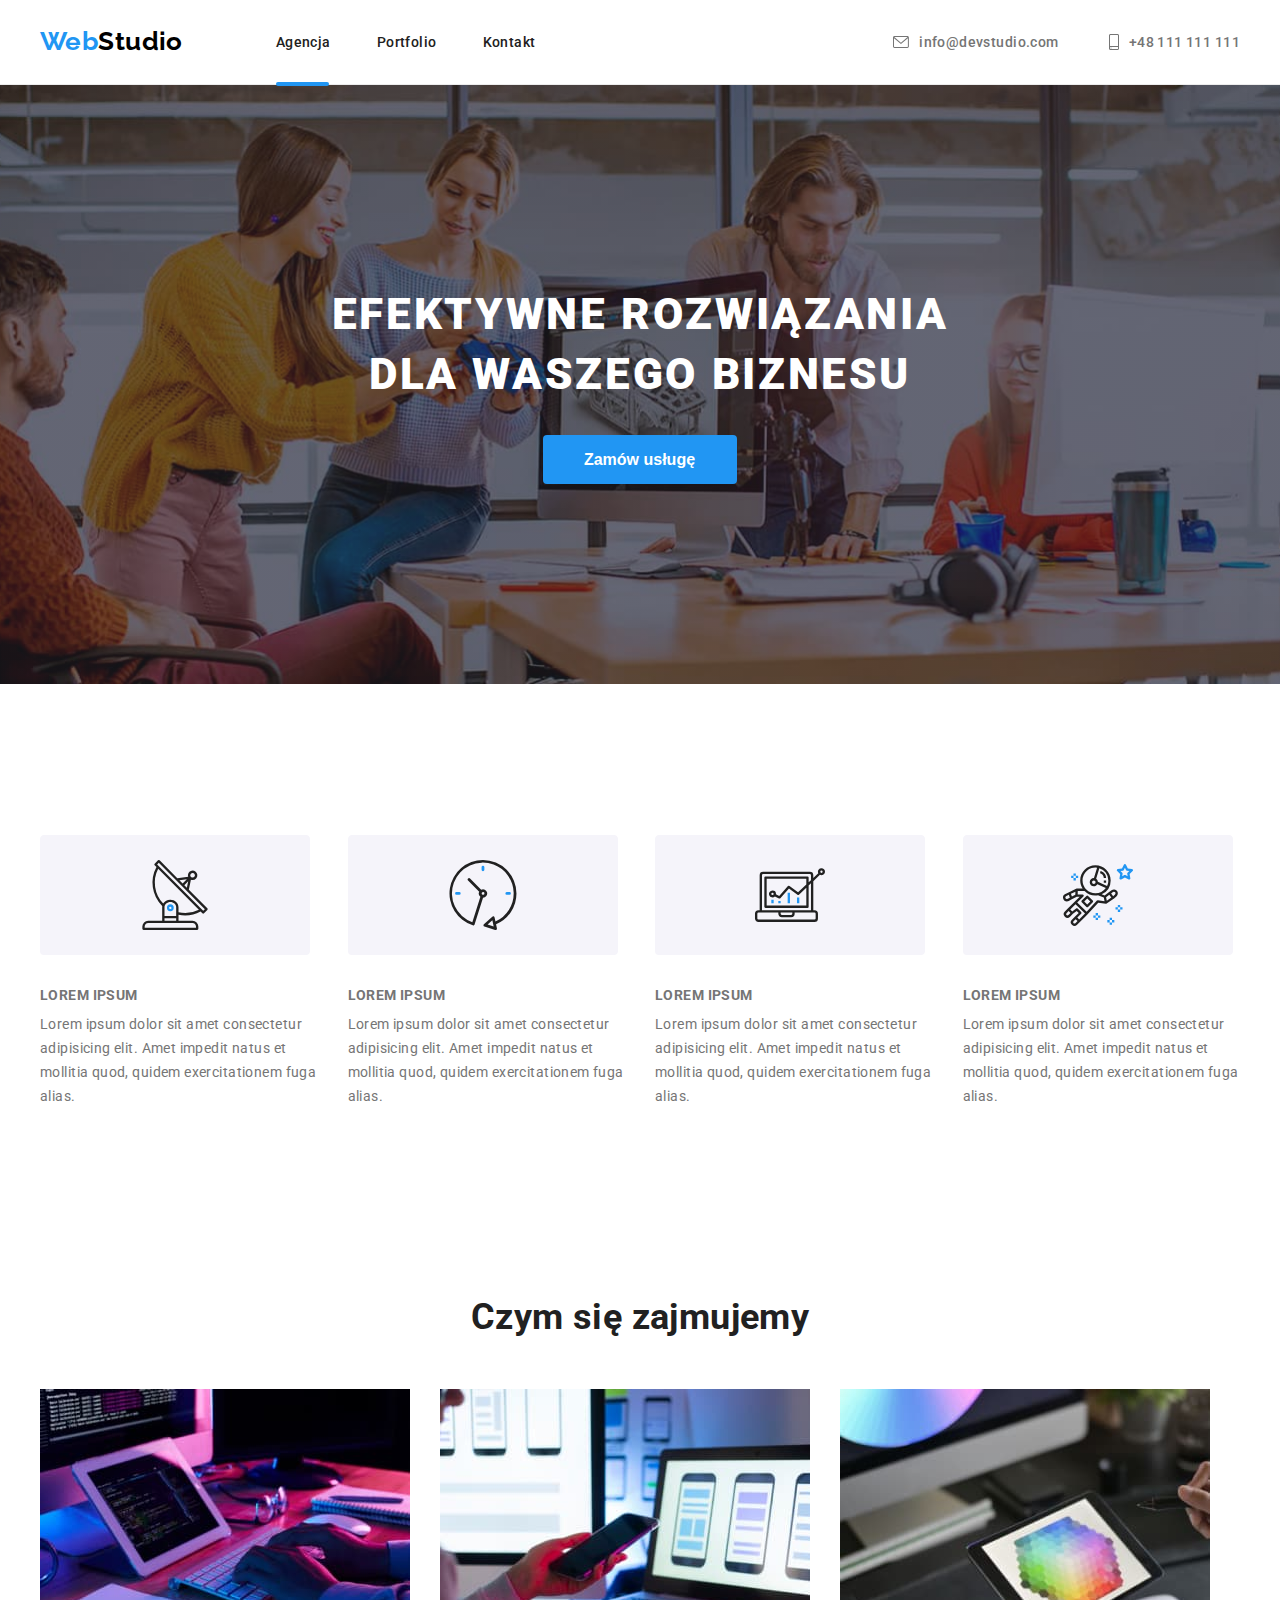
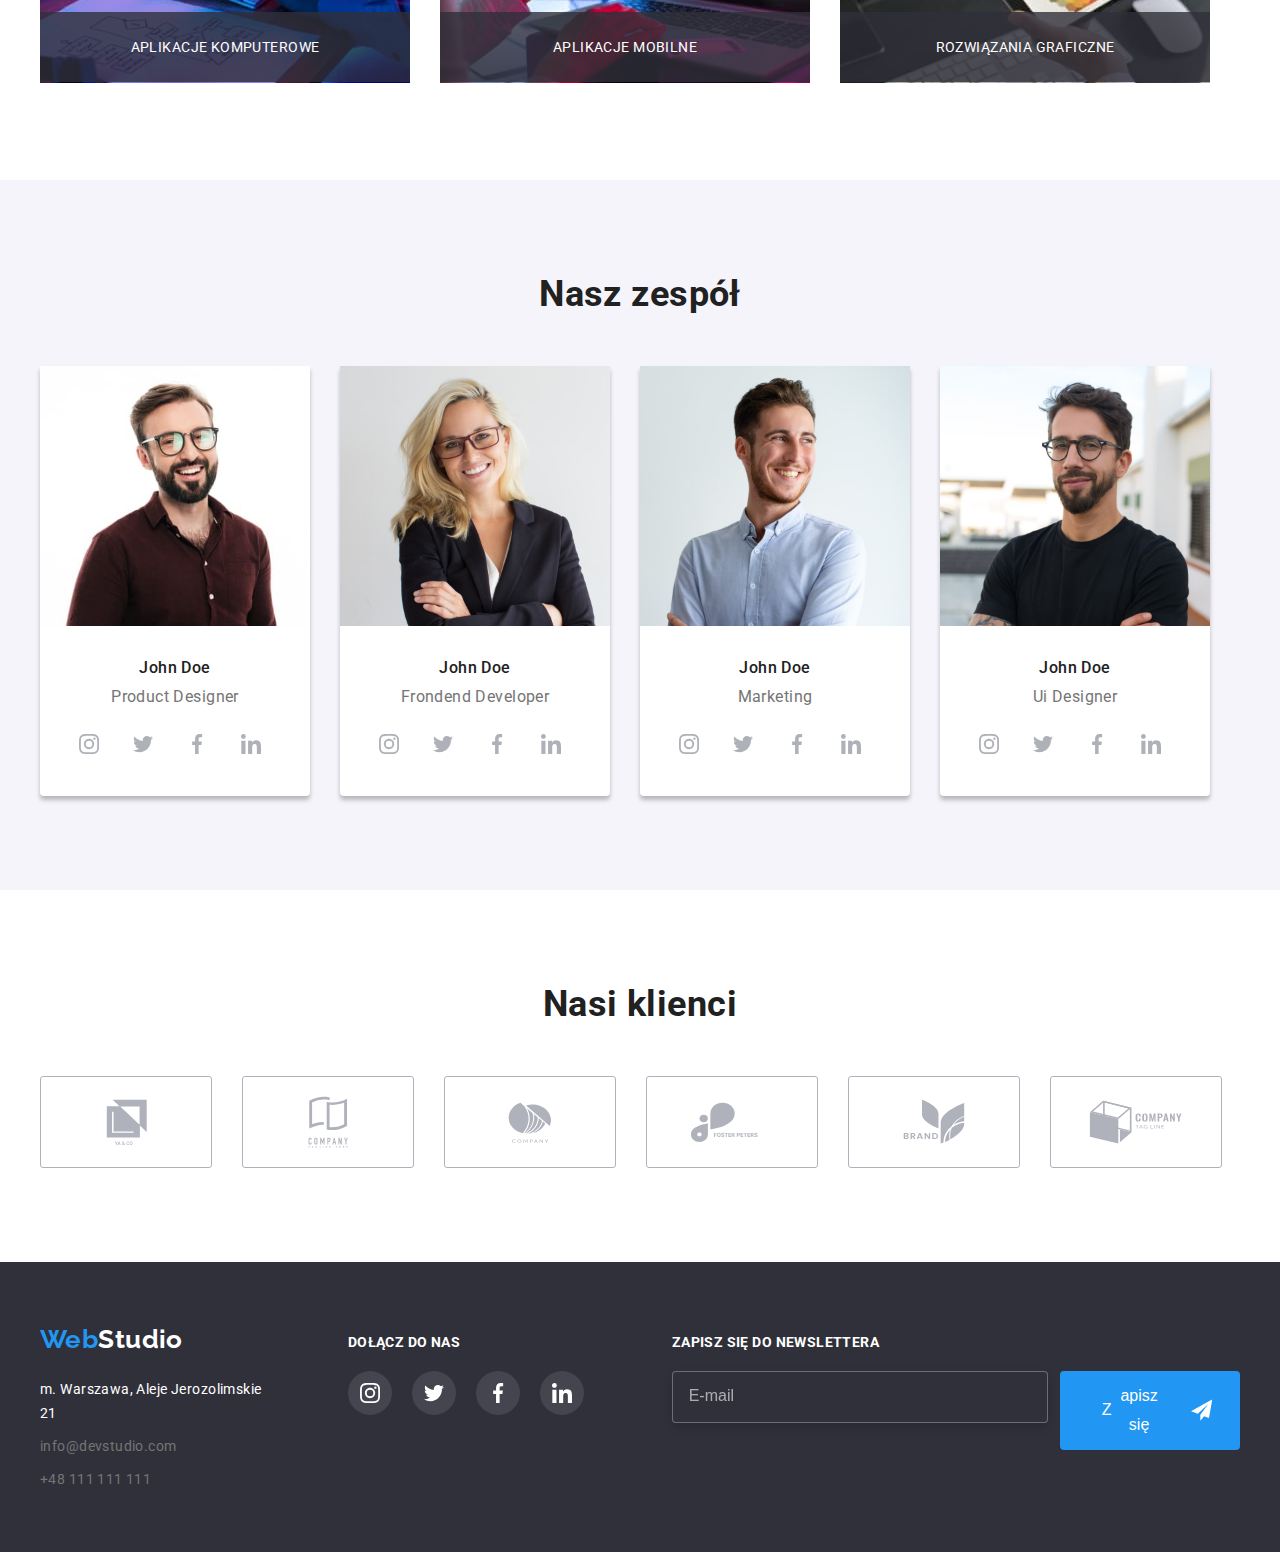
<file: index.html>
<!DOCTYPE html>
<html lang="zxx">
  <head>
    <meta charset="UTF-8" />
    <meta http-equiv="X-UA-Compatible" content="IE=edge" />
    <meta name="viewport" content="width=device-width, initial-scale=1.0" />
    <title>WebStudio</title>
    <link rel="preconnect" href="https://fonts.googleapis.com" />
    <link rel="preconnect" href="https://fonts.gstatic.com" crossorigin />
    <link
      href="https://fonts.googleapis.com/css2?family=Raleway:wght@700&family=Roboto:wght@400;500;700;900&display=swap"
      rel="stylesheet"
    />
    <link
      rel="stylesheet"
      href="https://cdnjs.cloudflare.com/ajax/libs/modern-normalize/1.1.0/modern-normalize.min.css"
      integrity="sha512-wpPYUAdjBVSE4KJnH1VR1HeZfpl1ub8YT/NKx4PuQ5NmX2tKuGu6U/JRp5y+Y8XG2tV+wKQpNHVUX03MfMFn9Q=="
      crossorigin="anonymous"
      referrerpolicy="no-referrer"
    />
    <link href="./css/main.min.css" rel="stylesheet" />
  </head>
  <body>
    <!--Header website and navigation-->
    <header class="header-border">
      <div class="header container">
        <nav class="header__nav">
          <a class="header__logo" href="./index.html"
            ><span class="logo__primary-part">web</span>Studio</a
          >
          <ul class="header__menu">
            <li class="header__menu-item">
              <a class="header__menu-link is-active" href="index.html"
                >agencja</a
              >
            </li>
            <li class="header__menu-item">
              <a class="header__menu-link" href="portfolio.html">portfolio</a>
            </li>
            <li class="header__menu-item">
              <a class="header__menu-link" href="#">kontakt</a>
            </li>
          </ul>
        </nav>
        <ul class="header__contact">
          <li class="header__contact-item">
            <a class="header__contact-link" href="mailto:info@devstudio.com">
              <svg class="header__icon" width="16" height="12">
                <use href="./images/icons.svg#icon-envelope"></use>
              </svg>
              info@devstudio.com</a
            >
          </li>
          <li class="header__contact-item">
            <a class="header__contact-link" href="tel:+48111111111">
              <svg class="header__icon--phone" width="10" height="16">
                <use href="./images/icons.svg#icon-smartphone"></use>
              </svg>
              +48 111 111 111</a
            >
          </li>
        </ul>
      </div>
    </header>
    <!--Main website content-->
    <main>
      <section class="headline section">
        <div class="container">
          <h1 class="headline__title">
            efektywne rozwiązania<br />
            dla waszego biznesu
          </h1>
          <button class="headline__button" type="button" data-modal-open>
            zamów usługę
          </button>
        </div>
      </section>
      <!--Our advantages section -->
      <section class="section">
        <div class="container">
          <ul class="advantages">
            <li class="advantages__item">
              <svg class="advantages__icons" width="270" height="120">
                <use href="./images/icons.svg#icon-antenna"></use>
              </svg>
              <h3 class="advantages__title">lorem Ipsum</h3>
              <p class="advantages__text">
                Lorem ipsum dolor sit amet consectetur adipisicing elit. Amet
                impedit natus et mollitia quod, quidem exercitationem fuga
                alias.
              </p>
            </li>
            <li class="advantages__item">
              <svg class="advantages__icons" width="270" height="120">
                <use href="./images/icons.svg#icon-clock"></use>
              </svg>
              <h3 class="advantages__title">lorem Ipsum</h3>
              <p class="advantages__text">
                Lorem ipsum dolor sit amet consectetur adipisicing elit. Amet
                impedit natus et mollitia quod, quidem exercitationem fuga
                alias.
              </p>
            </li>
            <li class="advantages__item">
              <svg class="advantages__icons" width="270" height="120">
                <use href="./images/icons.svg#icon-diagram"></use>
              </svg>
              <h3 class="advantages__title">lorem Ipsum</h3>
              <p class="advantages__text">
                Lorem ipsum dolor sit amet consectetur adipisicing elit. Amet
                impedit natus et mollitia quod, quidem exercitationem fuga
                alias.
              </p>
            </li>
            <li class="advantages__item">
              <svg class="advantages__icons" width="270" height="120">
                <use href="./images/icons.svg#icon-astronaut"></use>
              </svg>
              <h3 class="advantages__title">lorem Ipsum</h3>
              <p class="advantages__text">
                Lorem ipsum dolor sit amet consectetur adipisicing elit. Amet
                impedit natus et mollitia quod, quidem exercitationem fuga
                alias.
              </p>
            </li>
          </ul>
        </div>
      </section>
      <!--what we do section -->
      <section class="section">
        <div class="container what-we-do">
          <h2 class="what-we-do__title">czym się zajmujemy</h2>
          <ul class="what-we-do__cards">
            <li class="what-we-do__card">
              <img
                src="images/ours-designs-are-create-in-HTML-5.jpg"
                alt="website coding"
                width="370"
                height="294"
              />
              <div class="what-we-do__overlay">
                <p class="what-we-do__overlay-text">aplikacje komputerowe</p>
              </div>
            </li>
            <li class="what-we-do__card">
              <img
                src="images/websites-are-designed-with-in-mind-about-mobile.jpg"
                alt="projects for mobile"
                width="370"
                height="294"
              />
              <div class="what-we-do__overlay">
                <p class="what-we-do__overlay-text">aplikacje mobilne</p>
              </div>
            </li>
            <li class="what-we-do__card">
              <img
                src="images/palet-of-colors.jpg"
                alt="colors"
                width="370"
                height="294"
              />
              <div class="what-we-do__overlay">
                <p class="what-we-do__overlay-text">rozwiązania graficzne</p>
              </div>
            </li>
          </ul>
        </div>
      </section>
      <!--Our team-->
      <section class="team section">
        <div class="container">
          <h2 class="team__main-title">nasz zespół</h2>
          <ul class="team__cards">
            <li class="team__card-item">
              <img
                src="images/john-doe-memeber-of-our-team-1.jpg"
                alt="our employee John Doe"
                width="270"
                height="260"
              />
              <h3 class="team__title">john doe</h3>
              <p class="team__subtitle">product designer</p>
              <ul class="team__icon-items">
                <li class="team__icon-item">
                  <a
                    href="https://www.instagram.com/"
                    target="_blank"
                    class="team__icon-link"
                  >
                    <svg class="team__icon" width="20" height="20">
                      <use href="./images/icons.svg#icon-instagram"></use>
                    </svg>
                  </a>
                </li>
                <li class="team__icon-item">
                  <a
                    href="https://twitter.com/"
                    target="_blank"
                    class="team__icon-link"
                  >
                    <svg class="team__icon" width="20" height="20">
                      <use href="./images/icons.svg#icon-twitter"></use>
                    </svg>
                  </a>
                </li>
                <li class="team__icon-item">
                  <a
                    href="https://facebook.com/"
                    target="_blank"
                    class="team__icon-link"
                  >
                    <svg class="team__icon" width="20" height="20">
                      <use href="./images/icons.svg#icon-facebook"></use>
                    </svg>
                  </a>
                </li>
                <li class="team__icon-item">
                  <a
                    href="https://www.linkedin.com/"
                    target="_blank"
                    class="team__icon-link"
                  >
                    <svg class="team__icon" width="20" height="20">
                      <use href="./images/icons.svg#icon-linkedin"></use>
                    </svg>
                  </a>
                </li>
              </ul>
            </li>
            <li class="team__card-item">
              <img
                src="images/john-doe-memeber-of-our-team-2.jpg"
                alt="our employee John Doe"
                width="270"
                height="260"
              />
              <h3 class="team__title">john doe</h3>
              <p class="team__subtitle">frondend developer</p>
              <ul class="team__icon-items">
                <li class="team__icon-item">
                  <a
                    href="https://www.instagram.com/"
                    target="_blank"
                    class="team__icon-link"
                  >
                    <svg class="team__icon" width="20" height="20">
                      <use href="./images/icons.svg#icon-instagram"></use>
                    </svg>
                  </a>
                </li>
                <li class="team__icon-item">
                  <a
                    href="https://twitter.com/"
                    target="_blank"
                    class="team__icon-link"
                  >
                    <svg class="team__icon" width="20" height="20">
                      <use href="./images/icons.svg#icon-twitter"></use>
                    </svg>
                  </a>
                </li>
                <li class="team__icon-item">
                  <a
                    href="https://facebook.com/"
                    target="_blank"
                    class="team__icon-link"
                  >
                    <svg class="team__icon" width="20" height="20">
                      <use href="./images/icons.svg#icon-facebook"></use>
                    </svg>
                  </a>
                </li>
                <li class="team__icon-item">
                  <a
                    href="https://www.linkedin.com/"
                    target="_blank"
                    class="team__icon-link"
                  >
                    <svg class="team__icon" width="20" height="20">
                      <use href="./images/icons.svg#icon-linkedin"></use>
                    </svg>
                  </a>
                </li>
              </ul>
            </li>
            <li class="team__card-item">
              <img
                src="images/john-doe-memeber-of-our-team-3.jpg"
                alt="our employee John Doe"
                width="270"
                height="260"
              />
              <h3 class="team__title">john doe</h3>
              <p class="team__subtitle">marketing</p>
              <ul class="team__icon-items">
                <li class="team__icon-item">
                  <a
                    href="https://www.instagram.com/"
                    target="_blank"
                    class="team__icon-link"
                  >
                    <svg class="team__icon" width="20" height="20">
                      <use href="./images/icons.svg#icon-instagram"></use>
                    </svg>
                  </a>
                </li>
                <li class="team__icon-item">
                  <a
                    href="https://twitter.com/"
                    target="_blank"
                    class="team__icon-link"
                  >
                    <svg class="team__icon" width="20" height="20">
                      <use href="./images/icons.svg#icon-twitter"></use>
                    </svg>
                  </a>
                </li>
                <li class="team__icon-item">
                  <a
                    href="https://facebook.com/"
                    target="_blank"
                    class="team__icon-link"
                  >
                    <svg class="team__icon" width="20" height="20">
                      <use href="./images/icons.svg#icon-facebook"></use>
                    </svg>
                  </a>
                </li>
                <li class="team__icon-item">
                  <a
                    href="https://www.linkedin.com/"
                    target="_blank"
                    class="team__icon-link"
                  >
                    <svg class="team__icon" width="20" height="20">
                      <use href="./images/icons.svg#icon-linkedin"></use>
                    </svg>
                  </a>
                </li>
              </ul>
            </li>
            <li class="team__card-item">
              <img
                src="images/john-doe-memeber-of-our-team-4.jpg"
                alt="our employee John Doe"
                width="270"
                height="260"
              />
              <h3 class="team__title">john doe</h3>
              <p class="team__subtitle">ui designer</p>
              <ul class="team__icon-items">
                <li class="team__icon-item">
                  <a
                    href="https://www.instagram.com/"
                    target="_blank"
                    class="team__icon-link"
                  >
                    <svg class="team__icon" width="20" height="20">
                      <use href="./images/icons.svg#icon-instagram"></use>
                    </svg>
                  </a>
                </li>
                <li class="team__icon-item">
                  <a
                    href="https://twitter.com/"
                    target="_blank"
                    class="team__icon-link"
                  >
                    <svg class="team__icon" width="20" height="20">
                      <use href="./images/icons.svg#icon-twitter"></use>
                    </svg>
                  </a>
                </li>
                <li class="team__icon-item">
                  <a
                    href="https://facebook.com/"
                    target="_blank"
                    class="team__icon-link"
                  >
                    <svg class="team__icon" width="20" height="20">
                      <use href="./images/icons.svg#icon-facebook"></use>
                    </svg>
                  </a>
                </li>
                <li class="team__icon-item">
                  <a
                    href="https://www.linkedin.com/"
                    target="_blank"
                    class="team__icon-link"
                  >
                    <svg class="team__icon" width="20" height="20">
                      <use href="./images/icons.svg#icon-linkedin"></use>
                    </svg>
                  </a>
                </li>
              </ul>
            </li>
          </ul>
        </div>
      </section>
      <!-- Our clients -->
      <section class="clients section">
        <div class="container">
          <h2 class="clients__title">nasi klienci</h2>
          <ul class="clients__items">
            <li class="clients__item">
              <a href="#" target="_blank" class="clients__link">
                <svg class="clients__icon" width="41" height="46.7">
                  <use href="./images/icons.svg#icon-logo-1"></use>
                </svg>
              </a>
            </li>
            <li class="clients__item">
              <a href="#" target="_blank" class="clients__link">
                <svg class="clients__icon" width="40" height="52">
                  <use href="./images/icons.svg#icon-logo-2"></use>
                </svg>
              </a>
            </li>
            <li class="clients__item">
              <a href="#" target="_blank" class="clients__link">
                <svg class="clients__icon" width="43.46" height="41.18">
                  <use href="./images/icons.svg#icon-logo-3"></use>
                </svg>
              </a>
            </li>
            <li class="clients__item">
              <a href="#" target="_blank" class="clients__link">
                <svg class="clients__icon" width="84.44" height="40.62">
                  <use href="./images/icons.svg#icon-logo-4"></use>
                </svg>
              </a>
            </li>
            <li class="clients__item">
              <a href="#" target="_blank" class="clients__link">
                <svg class="clients__icon" width="62.54" height="45.43">
                  <use href="./images/icons.svg#icon-logo-5"></use>
                </svg>
              </a>
            </li>
            <li class="clients__item">
              <a href="#" target="_blank" class="clients__link">
                <svg class="clients__icon" width="93.79" height="43.93">
                  <use href="./images/icons.svg#icon-logo-6"></use>
                </svg>
              </a>
            </li>
          </ul>
        </div>
      </section>
    </main>
    <!--Website footer-->
    <footer class="footer">
      <div class="container">
        <div class="footer__contact-wrapper">
          <div class="footer__contact-container">
            <a class="footer__logo" href="./index.html"
              ><span class="logo__primary-part">web</span>Studio</a
            >
            <address>
              <ul class="footer__contact">
                <li class="footer__contact-item">
                  <a
                    class="footer__contact-link footer__contact-link-location"
                    href="https://goo.gl/maps/kYdDBKaU15SzFSr7A"
                    target="_blank"
                  >
                    m. warszawa, aleje jerozolimskie 21
                  </a>
                </li>
                <li class="footer__contact-item">
                  <a
                    class="footer__contact-link"
                    href="mailto:info@devstudio.com"
                    >info@devstudio.com</a
                  >
                </li>
                <li class="footer__contact-item">
                  <a class="footer__contact-link" href="tel:+48111111111"
                    >+48 111 111 111</a
                  >
                </li>
              </ul>
            </address>
          </div>
          <div class="footer__social">
            <h2 class="footer__title">dołącz do nas</h2>
            <ul class="footer__icon-items">
              <li class="footer__icon-item">
                <a
                  href="https://www.instagram.com/"
                  target="_blank"
                  class="footer__icon-link"
                >
                  <svg class="footer__icon" width="20" height="20">
                    <use href="./images/icons.svg#icon-instagram"></use>
                  </svg>
                </a>
              </li>
              <li class="footer__icon-item">
                <a
                  href="https://twitter.com/"
                  target="_blank"
                  class="footer__icon-link"
                >
                  <svg class="footer__icon" width="20" height="20">
                    <use href="./images/icons.svg#icon-twitter"></use>
                  </svg>
                </a>
              </li>
              <li class="footer__icon-item">
                <a
                  href="https://facebook.com/"
                  target="_blank"
                  class="footer__icon-link"
                >
                  <svg class="footer__icon" width="20" height="20">
                    <use href="./images/icons.svg#icon-facebook"></use>
                  </svg>
                </a>
              </li>
              <li class="footer__icon-item">
                <a
                  href="https://www.linkedin.com/"
                  target="_blank"
                  class="footer__icon-link"
                >
                  <svg class="footer__icon" width="20" height="20">
                    <use href="./images/icons.svg#icon-linkedin"></use>
                  </svg>
                </a>
              </li>
            </ul>
          </div>
          <div class="footer__form">
            <h2 class="footer__form-title">zapisz się do newslettera</h2>
            <form method="GET" name="signupForm" class="footer__newsletter">
              <input
                type="email"
                name="userEmail"
                placeholder="E-mail"
                class="footer__newsletter-input"
              />
              <button type="submit" class="footer__btn">
                <span class="uppercase">z</span>apisz się
                <svg class="footer__form-icon" width="24" height="24">
                  <use href="./images/icons.svg#icon-send"></use>
                </svg>
              </button>
            </form>
          </div>
        </div>
      </div>
    </footer>
    <!-- modal window -->
    <div class="backdrop is-hidden" data-modal>
      <div class="modal">
        <button class="close-btn" data-modal-close>
          <svg width="17" height="17">
            <use href="./images/icons.svg#icon-close"></use>
          </svg>
        </button>
        <form method="GET" name="contactForm" class="form__modal">
          <h2 class="form__title">zostaw swoje dane w formularzu poniżej</h2>
          <ul class="form__items">
            <li class="form__item">
              <label for="name-input" class="form__label">imię</label>
              <input
                class="form__input"
                id="name-input"
                type="text"
                name="userName"
              />
              <svg class="form__icon" width="18" height="18">
                <use href="./images/icons.svg#icon-person-black"></use>
              </svg>
            </li>
            <li class="form__item">
              <label for="tel-input" class="form__label">telefon</label>
              <input
                class="form__input"
                id="tel-input"
                type="tel"
                name="userTel"
              />
              <svg class="form__icon" width="18" height="18">
                <use href="./images/icons.svg#icon-phone-black"></use>
              </svg>
            </li>
            <li class="form__item">
              <label for="email-input" class="form__label">email</label>
              <input
                class="form__input"
                id="email-input"
                type="email"
                name="userEmail"
              />
              <svg class="form__icon" width="18" height="18">
                <use href="./images/icons.svg#icon-email-black"></use>
              </svg>
            </li>
            <li class="form__item">
              <label for="comment-input" class="form__label">komentarz</label>
              <textarea
                class="form__textarea"
                id="comment-input"
                name="userComment"
                placeholder="Wprowadź tekst"
              ></textarea>
            </li>
            <li class="form__item">
              <input
                class="form__rules"
                id="statute"
                type="checkbox"
                name="statuteBox"
                value="accepted"
              />
              <label for="statute" class="form__label--rules">
                oświadczam iż akceptuję
                <a href="#" target="_blank" class="form__label-link">
                  regulamin
                </a>
                i
                <a href="#" target="_blank" class="form__label-link"
                  >politykę prywatności</a
                >
                <svg class="form__icon" width="11" height="8">
                  <use href="./images/icons.svg#icon-vector"></use>
                </svg>
              </label>
            </li>
          </ul>
          <button type="submit" class="form__btn">wyślij</button>
        </form>
      </div>
    </div>
    <script src="./js/modal.js"></script>
  </body>
</html>
</file>
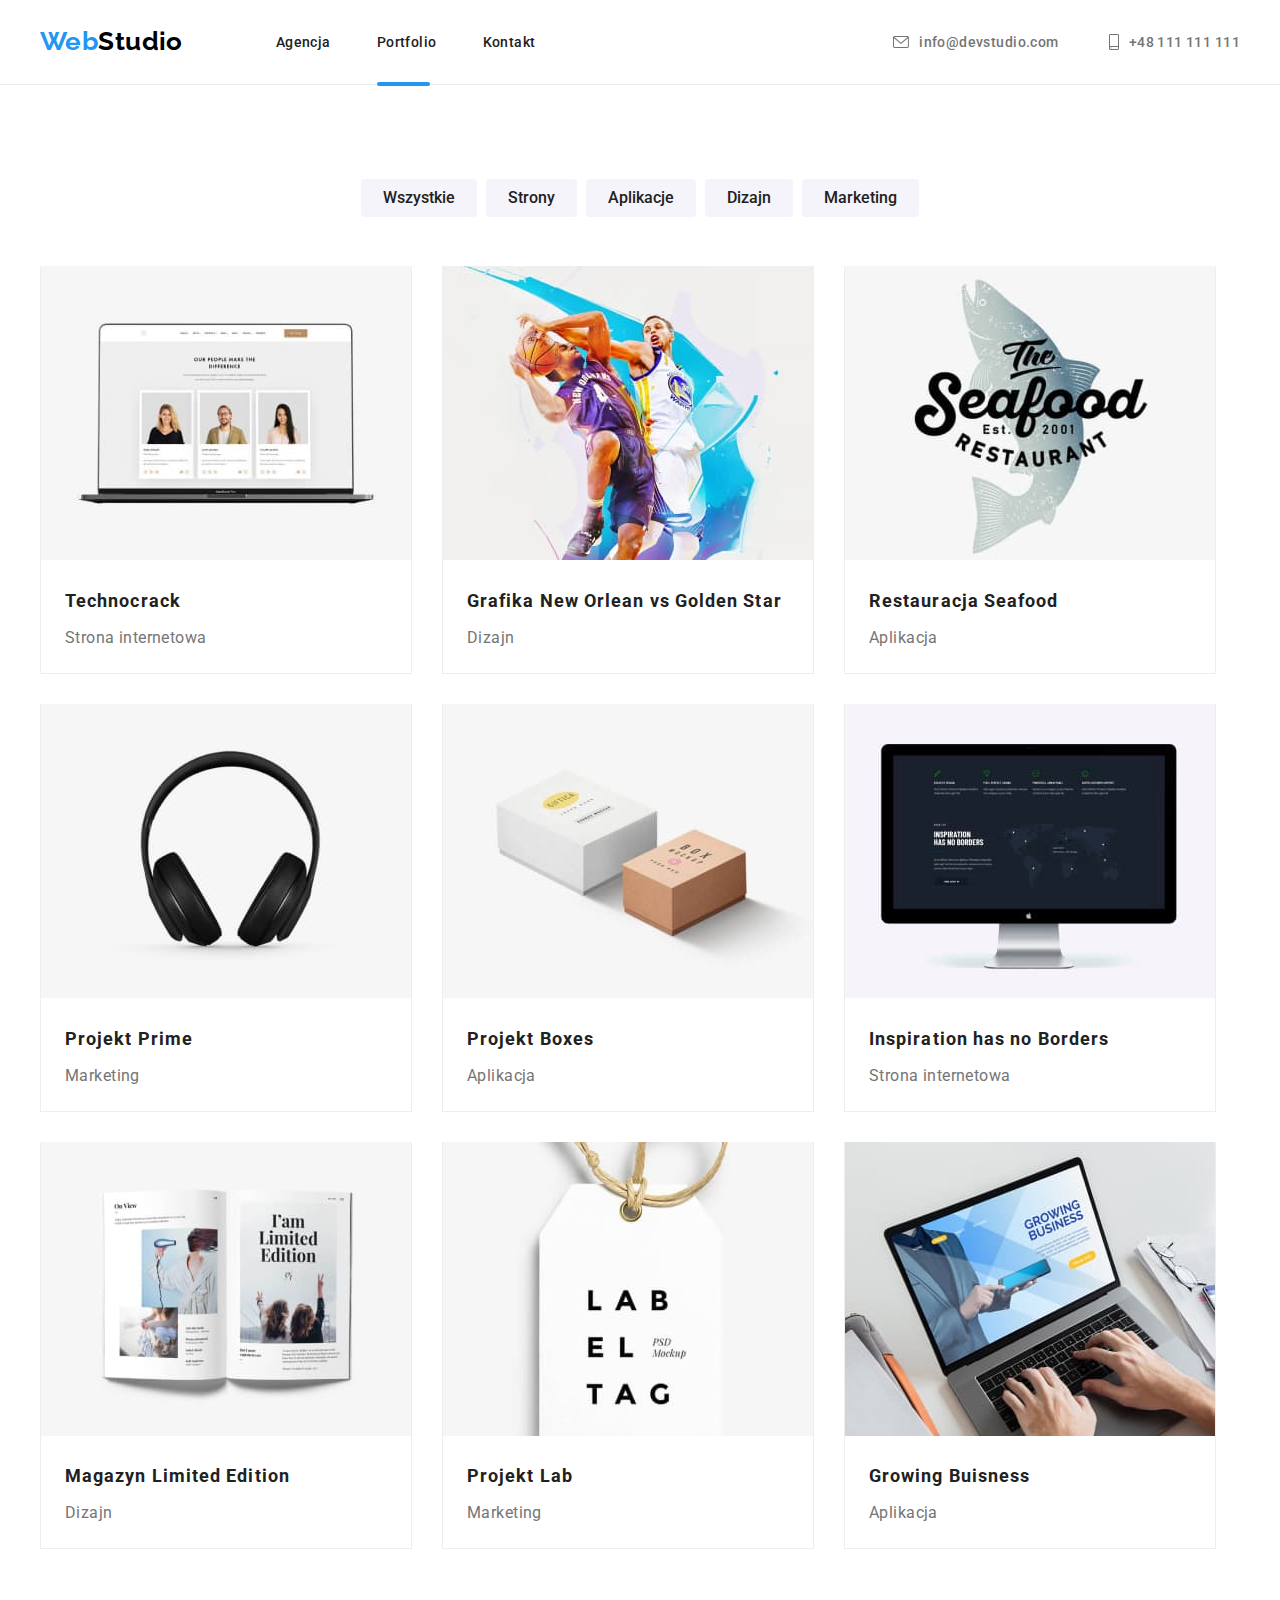
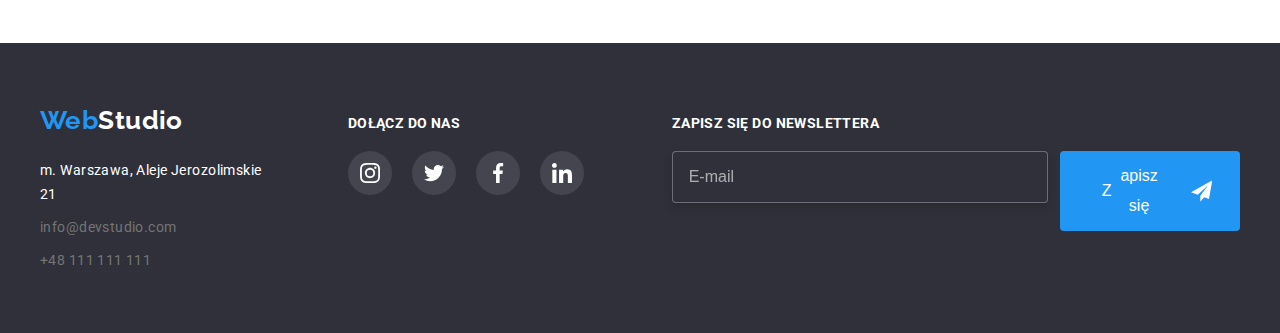
<file: portfolio.html>
<!DOCTYPE html>
<html lang="en">
  <head>
    <meta charset="UTF-8" />
    <meta http-equiv="X-UA-Compatible" content="IE=edge" />
    <meta name="viewport" content="width=device-width, initial-scale=1.0" />
    <title>Portfolio</title>
    <link rel="preconnect" href="https://fonts.googleapis.com" />
    <link rel="preconnect" href="https://fonts.gstatic.com" crossorigin />
    <link
      href="https://fonts.googleapis.com/css2?family=Raleway:wght@700&family=Roboto:wght@400;500;700;900&display=swap"
      rel="stylesheet"
    />
    <link
      rel="stylesheet"
      href="https://cdnjs.cloudflare.com/ajax/libs/modern-normalize/1.1.0/modern-normalize.min.css"
      integrity="sha512-wpPYUAdjBVSE4KJnH1VR1HeZfpl1ub8YT/NKx4PuQ5NmX2tKuGu6U/JRp5y+Y8XG2tV+wKQpNHVUX03MfMFn9Q=="
      crossorigin="anonymous"
      referrerpolicy="no-referrer"
    />
    <link href="./css/main.min.css" rel="stylesheet" />
  </head>
  <body>
    <!-- navigation-->
    <header class="header-border">
      <div class="header container">
        <nav class="header__nav">
          <a class="header__logo" href="./index.html"
            ><span class="logo__primary-part">web</span>Studio</a
          >
          <ul class="header__menu">
            <li class="header__menu-item">
              <a class="header__menu-link" href="index.html">agencja</a>
            </li>
            <li class="header__menu-item">
              <a class="header__menu-link is-active" href="portfolio.html"
                >portfolio</a
              >
            </li>
            <li class="header__menu-item">
              <a class="header__menu-link" href="#">kontakt</a>
            </li>
          </ul>
        </nav>
        <ul class="header__contact">
          <li class="header__contact-item">
            <a class="header__contact-link" href="mailto:info@devstudio.com">
              <svg class="header__icon" width="16" height="12">
                <use href="./images/icons.svg#icon-envelope"></use>
              </svg>
              info@devstudio.com</a
            >
          </li>
          <li class="header__contact-item">
            <a class="header__contact-link" href="tel:+48111111111">
              <svg class="header__icon--phone" width="10" height="16">
                <use href="./images/icons.svg#icon-smartphone"></use>
              </svg>
              +48 111 111 111</a
            >
          </li>
        </ul>
      </div>
    </header>
    <main>
      <section class="section">
        <div class="container">
          <ul class="filters">
            <li class="filters__item">
              <button class="filters__button" type="button">wszystkie</button>
            </li>
            <li class="filters__item">
              <button class="filters__button" type="button">strony</button>
            </li>
            <li class="filters__item">
              <button class="filters__button" type="button">aplikacje</button>
            </li>
            <li class="filters__item">
              <button class="filters__button" type="button">dizajn</button>
            </li>
            <li class="filters__item">
              <button class="filters__button" type="button">marketing</button>
            </li>
          </ul>
          <ul class="card">
            <li class="card__img">
              <div class="card__overlay">
                <p class="card__overlay-text">
                  Technocrack jest popularną platformą wykorzystywaną do
                  rozpowszechniania koronawirusa. Firmy wykorzystują tę
                  platformę do celów szpiegowskich i ataków na niezabezpieczone
                  serwery konkurencji
                </p>
              </div>
              <img
                src="images/macbook-with-three-people-on-the-screen.jpg"
                alt="macbook"
                width="370"
                height="294"
              />
              <div class="card__container">
                <h3 class="card__title">technocrack</h3>
                <p class="card__subtitle">strona internetowa</p>
              </div>
            </li>
            <li class="card__img">
              <div class="card__overlay">
                <p class="card__overlay-text">
                  Technocrack jest popularną platformą wykorzystywaną do
                  rozpowszechniania koronawirusa. Firmy wykorzystują tę
                  platformę do celów szpiegowskich i ataków na niezabezpieczone
                  serwery konkurencji
                </p>
              </div>
              <img
                src="images/two-players-played-in-basketball.jpg"
                alt="two players basketball"
                width="370"
                height="294"
              />
              <div class="card__container">
                <h3 class="card__title">
                  grafika New Orlean
                  <span class="lowercase">vs</span> Golden Star
                </h3>
                <p class="card__subtitle">dizajn</p>
              </div>
            </li>
            <li class="card__img">
              <div class="card__overlay">
                <p class="card__overlay-text">
                  Technocrack jest popularną platformą wykorzystywaną do
                  rozpowszechniania koronawirusa. Firmy wykorzystują tę
                  platformę do celów szpiegowskich i ataków na niezabezpieczone
                  serwery konkurencji
                </p>
              </div>
              <img
                src="images/the-seafood-logo-restaurant.jpg"
                alt="logo"
                width="370"
                height="294"
              />
              <div class="card__container">
                <h3 class="card__title">restauracja seafood</h3>
                <p class="card__subtitle">aplikacja</p>
              </div>
            </li>
            <li class="card__img">
              <div class="card__overlay">
                <p class="card__overlay-text">
                  Technocrack jest popularną platformą wykorzystywaną do
                  rozpowszechniania koronawirusa. Firmy wykorzystują tę
                  platformę do celów szpiegowskich i ataków na niezabezpieczone
                  serwery konkurencji
                </p>
              </div>
              <img
                src="images/headphones.jpg"
                alt="headphones"
                width="370"
                height="294"
              />
              <div class="card__container">
                <h3 class="card__title">projekt prime</h3>
                <p class="card__subtitle">marketing</p>
              </div>
            </li>
            <li class="card__img">
              <div class="card__overlay">
                <p class="card__overlay-text">
                  Technocrack jest popularną platformą wykorzystywaną do
                  rozpowszechniania koronawirusa. Firmy wykorzystują tę
                  platformę do celów szpiegowskich i ataków na niezabezpieczone
                  serwery konkurencji
                </p>
              </div>
              <img
                src="images/two-boxes-the-first-is-gray-and-the-second-is-brown.jpg"
                alt="two boxes"
                width="370"
                height="294"
              />
              <div class="card__container">
                <h3 class="card__title">projekt boxes</h3>
                <p class="card__subtitle">aplikacja</p>
              </div>
            </li>
            <li class="card__img">
              <div class="card__overlay">
                <p class="card__overlay-text">
                  Technocrack jest popularną platformą wykorzystywaną do
                  rozpowszechniania koronawirusa. Firmy wykorzystują tę
                  platformę do celów szpiegowskich i ataków na niezabezpieczone
                  serwery konkurencji
                </p>
              </div>
              <img
                src="images/computer-screen-with-continents-graphis.jpg"
                alt="computer"
                width="370"
                height="294"
              />
              <div class="card__container">
                <h3 class="card__title">
                  inspiration
                  <span class="lowercase">has no</span> borders
                </h3>
                <p class="card__subtitle">strona internetowa</p>
              </div>
            </li>
            <li class="card__img">
              <div class="card__overlay">
                <p class="card__overlay-text">
                  Technocrack jest popularną platformą wykorzystywaną do
                  rozpowszechniania koronawirusa. Firmy wykorzystują tę
                  platformę do celów szpiegowskich i ataków na niezabezpieczone
                  serwery konkurencji
                </p>
              </div>
              <img
                src="images/opened-book-with-three-photos.jpg"
                alt="book"
                width="370"
                height="294"
              />
              <div class="card__container">
                <h3 class="card__title">magazyn limited edition</h3>
                <p class="card__subtitle">dizajn</p>
              </div>
            </li>
            <li class="card__img">
              <div class="card__overlay">
                <p class="card__overlay-text">
                  Technocrack jest popularną platformą wykorzystywaną do
                  rozpowszechniania koronawirusa. Firmy wykorzystują tę
                  platformę do celów szpiegowskich i ataków na niezabezpieczone
                  serwery konkurencji
                </p>
              </div>
              <img
                src="images/pendant-with-inscription-lab-el-tag.jpg"
                alt="pendant"
                width="370"
                height="294"
              />
              <div class="card__container">
                <h3 class="card__title">projekt lab</h3>
                <p class="card__subtitle">marketing</p>
              </div>
            </li>
            <li class="card__img">
              <div class="card__overlay">
                <p class="card__overlay-text">
                  Technocrack jest popularną platformą wykorzystywaną do
                  rozpowszechniania koronawirusa. Firmy wykorzystują tę
                  platformę do celów szpiegowskich i ataków na niezabezpieczone
                  serwery konkurencji
                </p>
              </div>
              <img
                src="images/laptop-with-opened-page-growing-buisness.jpg"
                alt="laptop"
                width="370"
                height="294"
              />
              <div class="card__container">
                <h3 class="card__title">growing buisness</h3>
                <p class="card__subtitle">aplikacja</p>
              </div>
            </li>
          </ul>
        </div>
      </section>
    </main>

    <!--Website footer-->
    <footer class="footer">
      <div class="container">
        <div class="footer__contact-wrapper">
          <div class="footer__contact-container">
            <a class="footer__logo" href="./index.html"
              ><span class="logo__primary-part">web</span>Studio</a
            >
            <address>
              <ul class="footer__contact">
                <li class="footer__contact-item">
                  <a
                    class="footer__contact-link footer__contact-link-location"
                    href="https://goo.gl/maps/kYdDBKaU15SzFSr7A"
                    target="_blank"
                  >
                    m.
                    <span class="footer__location"
                      >warszawa, aleje jerozolimskie</span
                    >
                    21
                  </a>
                </li>
                <li class="footer__contact-item">
                  <a
                    class="footer__contact-link"
                    href="mailto:info@devstudio.com"
                    >info@devstudio.com</a
                  >
                </li>
                <li class="footer__contact-item">
                  <a class="footer__contact-link" href="tel:+48111111111"
                    >+48 111 111 111</a
                  >
                </li>
              </ul>
            </address>
          </div>
          <div class="footer__social">
            <h2 class="footer__title">dołącz do nas</h2>
            <ul class="footer__icon-items">
              <li class="footer__icon-item">
                <a
                  href="https://www.instagram.com/"
                  target="_blank"
                  class="footer__icon-link"
                >
                  <svg class="footer__icon" width="20" height="20">
                    <use href="./images/icons.svg#icon-instagram"></use>
                  </svg>
                </a>
              </li>
              <li class="footer__icon-item">
                <a
                  href="https://twitter.com/"
                  target="_blank"
                  class="footer__icon-link"
                >
                  <svg class="footer__icon" width="20" height="20">
                    <use href="./images/icons.svg#icon-twitter"></use>
                  </svg>
                </a>
              </li>
              <li class="footer__icon-item">
                <a
                  href="https://facebook.com/"
                  target="_blank"
                  class="footer__icon-link"
                >
                  <svg class="footer__icon" width="20" height="20">
                    <use href="./images/icons.svg#icon-facebook"></use>
                  </svg>
                </a>
              </li>
              <li class="footer__icon-item">
                <a
                  href="https://www.linkedin.com/"
                  target="_blank"
                  class="footer__icon-link"
                >
                  <svg class="footer__icon" width="20" height="20">
                    <use href="./images/icons.svg#icon-linkedin"></use>
                  </svg>
                </a>
              </li>
            </ul>
          </div>
          <div class="footer__form">
            <h2 class="footer__form-title">zapisz się do newslettera</h2>
            <form method="#" name="#" class="footer__newsletter">
              <input
                type="email"
                name="userEmail"
                placeholder="E-mail"
                class="footer__newsletter-input"
              />
              <button type="submit" class="footer__btn">
                <span class="uppercase">z</span>apisz się
                <svg class="footer__form-icon" width="24" height="24">
                  <use href="./images/icons.svg#icon-send"></use>
                </svg>
              </button>
            </form>
          </div>
        </div>
      </div>
    </footer>
  </body>
</html>
</file>
<file: css/main.min.css>
body{font-family:"Roboto",sans-serif;color:#757575;letter-spacing:.03em;font-size:14px}*{margin:0;padding:0}ul{list-style:none}.container{max-width:1200px;margin:0 auto}.section{padding:94px 0}.uppercase{text-transform:uppercase}.lowercase{text-transform:lowercase}.header{display:-webkit-box;display:-ms-flexbox;display:flex;-webkit-box-pack:justify;-ms-flex-pack:justify;justify-content:space-between;padding:24px 0}.header__logo{margin-right:93px;text-decoration:none;font-family:"Raleway",sans-serif;font-size:26px;font-weight:700;line-height:1.38;color:#000}.header__nav{display:-webkit-box;display:-ms-flexbox;display:flex;-webkit-box-align:center;-ms-flex-align:center;align-items:center}.header__menu{display:-webkit-box;display:-ms-flexbox;display:flex}.header__menu-item:not(:last-child){margin-right:46px}.header__menu-link{font-weight:500;line-height:1.17;color:#212121;text-transform:capitalize;-webkit-transition:color 250ms cubic-bezier(0.4, 0, 0.2, 1);transition:color 250ms cubic-bezier(0.4, 0, 0.2, 1);position:relative;text-decoration:none}.header__menu-link:hover,.header__menu-link:focus{color:#2196f3}.header__contact{display:-webkit-box;display:-ms-flexbox;display:flex;-webkit-box-align:center;-ms-flex-align:center;align-items:center}.header__contact-item:not(:last-child){margin-right:50px}.header__contact-link{font-weight:500;line-height:1.17;color:#757575;display:-webkit-box;display:-ms-flexbox;display:flex;-webkit-box-align:center;-ms-flex-align:center;align-items:center;-webkit-transition:color 250ms cubic-bezier(0.4, 0, 0.2, 1);transition:color 250ms cubic-bezier(0.4, 0, 0.2, 1);text-decoration:none}.header__contact-link:hover,.header__contact-link:focus{color:#2196f3}.header__icon{--color2: currentColor;fill:var(--color2);margin-right:10px}.header__icon--phone{--color6: currentColor;fill:var(--color6);margin-right:10px}.logo__primary-part{color:#2196f3;text-transform:capitalize}.header-border{border-bottom:1px solid #ececec}.is-active::after{content:"";width:53px;height:4px;display:block;border-radius:2px;background-color:#2196f3;position:absolute;top:48px}.headline{text-align:center;background-color:#2f303a;background-image:-webkit-gradient(linear, left top, left bottom, from(rgba(47, 48, 58, 0.4)), color-stop(50%, rgba(47, 48, 58, 0.4))),url(../images/working-designers-team.jpg);background-image:linear-gradient(to bottom, rgba(47, 48, 58, 0.4) 0%, rgba(47, 48, 58, 0.4) 50%),url(../images/working-designers-team.jpg);background-position:center;background-size:cover;background-repeat:no-repeat;max-width:1600px;margin:0 auto}.headline__title{font-size:44px;font-weight:900;line-height:1.36;text-transform:uppercase;letter-spacing:.06em;color:#fff;margin-top:106px}.headline__button{max-width:200px;margin-top:30px;margin-bottom:106px;padding:10px 42px 10px 41px;border:none;border-radius:4px;color:#fff;background:#2196f3;font-weight:700;font-size:16px;line-height:1.87}.headline__button:hover{cursor:pointer}.headline__button::first-letter{text-transform:uppercase}.advantages{display:-webkit-box;display:-ms-flexbox;display:flex;gap:30px;-ms-flex-wrap:wrap;flex-wrap:wrap;margin-top:57px}.advantages__item{-ms-flex-preferred-size:calc((100% - 90px)/4);flex-basis:calc((100% - 90px)/4)}.advantages__title{font-size:14px;font-weight:700;line-height:1.14;color:var(--color-second);text-transform:uppercase;margin-bottom:9px}.advantages__text{line-height:1.71}.advantages__icons{margin-bottom:30px}.what-we-do__title{font-weight:700;font-size:36px;line-height:1.16;text-align:center;color:#212121;margin-bottom:50px}.what-we-do::first-letter{text-transform:uppercase}.what-we-do__cards{display:-webkit-box;display:-ms-flexbox;display:flex;gap:30px;-ms-flex-wrap:wrap;flex-wrap:wrap}.what-we-do__card{max-width:370px;-ms-flex-preferred-size:calc((100% - 60px)/3);flex-basis:calc((100% - 60px)/3);position:relative}.what-we-do__overlay{width:100%;background-color:rgba(47,48,58,.8);text-align:center;position:absolute;bottom:4px}.what-we-do__overlay-text{color:#fff;text-transform:uppercase;line-height:1.17;padding:27px 0}.team{background-color:#f5f4fa}.team__main-title{font-weight:700;font-size:36px;line-height:1.16;text-align:center;color:#212121;margin-bottom:50px}.team__main-title::first-letter{text-transform:uppercase}.team__cards{display:-webkit-box;display:-ms-flexbox;display:flex;gap:30px;-ms-flex-wrap:wrap;flex-wrap:wrap}.team__card-item{max-width:270px;-ms-flex-preferred-size:calc((100% - 90px)/4);flex-basis:calc((100% - 90px)/4);background-color:#fff;text-align:center;border-radius:0px 0px 4px 4px;-webkit-box-shadow:0px 4px 4px rgba(0,0,0,.25);box-shadow:0px 4px 4px rgba(0,0,0,.25)}.team__title{font-weight:500;font-size:16px;line-height:1.18;text-transform:capitalize;color:#212121;padding:30px 99px 10px 99px}.team__subtitle{font-size:16px;line-height:1.18;text-transform:capitalize;color:#757575}.team__icon-items{display:-webkit-box;display:-ms-flexbox;display:flex;-webkit-box-pack:center;-ms-flex-pack:center;justify-content:center;margin:16px 32px 30px 32px}.team__icon-link{display:-webkit-box;display:-ms-flexbox;display:flex;-webkit-box-pack:center;-ms-flex-pack:center;justify-content:center;-webkit-box-align:center;-ms-flex-align:center;align-items:center;width:44px;height:44px;border-radius:50px;margin-right:10px;background-color:#fff;-webkit-transition:background-color 250ms cubic-bezier(0.4, 0, 0.2, 1);transition:background-color 250ms cubic-bezier(0.4, 0, 0.2, 1)}.team__icon-link:hover,.team__icon-link:focus{cursor:pointer;--color1: $primaryColor;background-color:#2196f3}.team__icon{fill:#fff}.clients__title{font-weight:700;font-size:36px;line-height:1.16;text-align:center;color:#212121;margin-bottom:50px}.clients__title::first-letter{text-transform:uppercase}.clients__items{display:-webkit-box;display:-ms-flexbox;display:flex;gap:30px;-ms-flex-wrap:wrap;flex-wrap:wrap}.clients__item{width:170px;height:90px;border:1px solid #afb1bb;border-radius:3px;-webkit-transition:border 250ms cubic-bezier(0.4, 0, 0.2, 1),fill 250ms cubic-bezier(0.4, 0, 0.2, 1);transition:border 250ms cubic-bezier(0.4, 0, 0.2, 1),fill 250ms cubic-bezier(0.4, 0, 0.2, 1)}.clients__item:hover,.clients__item:focus{cursor:pointer;border:1px solid #2196f3}.clients__link{display:block;fill:#afb1bb;-webkit-transition:border 250ms cubic-bezier(0.4, 0, 0.2, 1),fill 250ms cubic-bezier(0.4, 0, 0.2, 1);transition:border 250ms cubic-bezier(0.4, 0, 0.2, 1),fill 250ms cubic-bezier(0.4, 0, 0.2, 1);width:100%;height:100%;display:-webkit-box;display:-ms-flexbox;display:flex;-webkit-box-pack:center;-ms-flex-pack:center;justify-content:center;-webkit-box-align:center;-ms-flex-align:center;align-items:center}.clients__link:hover,.clients__link:focus{fill:#2196f3}.footer{background-color:#2f303a}.footer__contact-link,.footer__logo{text-decoration:none}.footer__logo{font-family:"Raleway",sans-serif;font-size:26px;font-weight:700;line-height:1.38;color:#000;padding-top:60px;margin-bottom:20px;display:inline-block}.footer__logo,.footer__contact-link,.footer__contact-item .footer__contact-link-location{color:#fff}.footer__contact-item:not(:last-child){margin-bottom:9px}.footer__contact{padding-bottom:60px;display:inline-block}.footer__contact-link,.footer__contact-item{font-style:normal;line-height:1.71;color:#757575;-webkit-transition:color 250ms cubic-bezier(0.4, 0, 0.2, 1);transition:color 250ms cubic-bezier(0.4, 0, 0.2, 1)}.footer__contact-link:hover,.footer__contact-link:focus,.footer__contact-item:hover,.footer__contact-item:focus{color:#2196f3}.footer__contact-link-location{display:inline-block;text-transform:capitalize}.footer__contact-link-location::first-letter{text-transform:lowercase}.footer__contact-wrapper{display:-webkit-box;display:-ms-flexbox;display:flex}.footer__title,.footer__form-title{color:#fff;text-transform:uppercase;margin-bottom:20px;font-size:14px;line-height:1.17}.footer__icon-items{display:-webkit-box;display:-ms-flexbox;display:flex}.footer__icon-item:not(:last-child){margin-right:10px}.footer__social{margin:72px 78px 0 70px}.footer__icon-link{--color1: $primaryColor;fill:#fff;background-color:rgba(255,255,255,.1);display:-webkit-box;display:-ms-flexbox;display:flex;-webkit-box-pack:center;-ms-flex-pack:center;justify-content:center;-webkit-box-align:center;-ms-flex-align:center;align-items:center;width:44px;height:44px;border-radius:50px;margin-right:10px;-webkit-transition:background-color 250ms cubic-bezier(0.4, 0, 0.2, 1);transition:background-color 250ms cubic-bezier(0.4, 0, 0.2, 1)}.footer__icon-link:hover,.footer__icon-link:focus{cursor:pointer;background-color:#2196f3}.footer__form{margin-top:72px}.footer__newsletter{display:-webkit-box;display:-ms-flexbox;display:flex}.footer__newsletter-input{border:1px solid rgba(255,255,255,.3);background-color:#2f303a;margin-right:12px;padding-left:16px;border-radius:4px;min-width:358px;max-height:50px;-webkit-filter:drop-shadow(0px 4px 4px rgba(0, 0, 0, 0.15));filter:drop-shadow(0px 4px 4px rgba(0, 0, 0, 0.15))}.footer__newsletter-input::-webkit-input-placeholder{color:rgba(255,255,255,.6);font-size:16px;line-height:1.25;background-color:#2f303a}.footer__newsletter-input::-moz-placeholder{color:rgba(255,255,255,.6);font-size:16px;line-height:1.25;background-color:#2f303a}.footer__newsletter-input:-ms-input-placeholder{color:rgba(255,255,255,.6);font-size:16px;line-height:1.25;background-color:#2f303a}.footer__newsletter-input::-ms-input-placeholder{color:rgba(255,255,255,.6);font-size:16px;line-height:1.25;background-color:#2f303a}.footer__newsletter-input::placeholder{color:rgba(255,255,255,.6);font-size:16px;line-height:1.25;background-color:#2f303a}.footer__newsletter-input:invalid{color:rgba(255,255,255,.6)}.footer__newsletter-input:focus-visible{outline:rgba(255,255,255,.3)}.footer__btn{padding:10px 28px 10px 42px;display:-webkit-inline-box;display:-ms-inline-flexbox;display:inline-flex;-webkit-box-align:center;-ms-flex-align:center;align-items:center;background-color:#2196f3;border:none;border-radius:4px;color:#fff;font-size:16px;line-height:1.87}.footer__btn:hover{cursor:pointer}.footer__form-icon{margin-left:24px}.filters{display:-webkit-box;display:-ms-flexbox;display:flex;-webkit-box-pack:center;-ms-flex-pack:center;justify-content:center;margin-bottom:49.63px}.filters__item:not(:last-child){margin-right:9px}.filters__button{padding:6px 22px 6px 22px;background-color:#f5f4fa;text-transform:capitalize;border:none;border-radius:4px;font-family:"Roboto",sans-serif;font-size:16px;font-weight:500;line-height:1.62;color:#212121;-webkit-transition:background-color 250ms cubic-bezier(0.4, 0, 0.2, 1),color 250ms cubic-bezier(0.4, 0, 0.2, 1),-webkit-box-shadow 250ms cubic-bezier(0.4, 0, 0.2, 1);transition:background-color 250ms cubic-bezier(0.4, 0, 0.2, 1),color 250ms cubic-bezier(0.4, 0, 0.2, 1),-webkit-box-shadow 250ms cubic-bezier(0.4, 0, 0.2, 1);transition:background-color 250ms cubic-bezier(0.4, 0, 0.2, 1),color 250ms cubic-bezier(0.4, 0, 0.2, 1),box-shadow 250ms cubic-bezier(0.4, 0, 0.2, 1);transition:background-color 250ms cubic-bezier(0.4, 0, 0.2, 1),color 250ms cubic-bezier(0.4, 0, 0.2, 1),box-shadow 250ms cubic-bezier(0.4, 0, 0.2, 1),-webkit-box-shadow 250ms cubic-bezier(0.4, 0, 0.2, 1)}.filters__button:hover,.filters__button:focus{color:#fff;background-color:#2196f3;cursor:pointer;-webkit-box-shadow:0px 4px 4px rgba(0,0,0,.25);box-shadow:0px 4px 4px rgba(0,0,0,.25)}.card{display:-webkit-box;display:-ms-flexbox;display:flex;gap:30px;-ms-flex-wrap:wrap;flex-wrap:wrap}.card__img{max-width:370px;-ms-flex-preferred-size:calc((100% - 2*var(--space-gap))/3);flex-basis:calc((100% - 2*var(--space-gap))/3);border-left:1px solid #eee;border-bottom:1px solid #eee;border-right:1px solid #eee;position:relative;overflow:hidden;-webkit-transition:-webkit-box-shadow 250ms cubic-bezier(0.4, 0, 0.2, 1);transition:-webkit-box-shadow 250ms cubic-bezier(0.4, 0, 0.2, 1);transition:box-shadow 250ms cubic-bezier(0.4, 0, 0.2, 1);transition:box-shadow 250ms cubic-bezier(0.4, 0, 0.2, 1), -webkit-box-shadow 250ms cubic-bezier(0.4, 0, 0.2, 1)}.card__img:hover{-webkit-box-shadow:0px 4px 4px rgba(0,0,0,.25);box-shadow:0px 4px 4px rgba(0,0,0,.25)}.card__title{font-size:18px;font-weight:700;text-transform:capitalize;line-height:2;color:#212121;letter-spacing:.06em;padding:19.85px 24px 3.97px 24px}.card__title::first-letter{text-transform:capitalize}.card__subtitle{font-size:16px;line-height:1.87;color:#757575;padding:0 24px 19.85px 24px}.card__subtitle:first-letter{text-transform:capitalize}.card__overlay{min-height:294px;padding:49px 24px 49px 45px;background-color:rgba(33,150,243,.9);position:absolute;top:0;left:0;-webkit-transform:translateY(102%);transform:translateY(102%);-webkit-transition:-webkit-transform 250ms cubic-bezier(0.4, 0, 0.2, 1);transition:-webkit-transform 250ms cubic-bezier(0.4, 0, 0.2, 1);transition:transform 250ms cubic-bezier(0.4, 0, 0.2, 1);transition:transform 250ms cubic-bezier(0.4, 0, 0.2, 1), -webkit-transform 250ms cubic-bezier(0.4, 0, 0.2, 1)}.card__overlay-text{color:#fff;font-size:18px;line-height:1.55}.card__img:hover .card__overlay,.card__overlay:focus{-webkit-transform:translateY(0);transform:translateY(0)}.card__container{position:relative;background-color:#fff}.backdrop{position:fixed;left:0;top:0;display:-webkit-box;display:-ms-flexbox;display:flex;-webkit-box-pack:center;-ms-flex-pack:center;justify-content:center;-webkit-box-align:center;-ms-flex-align:center;align-items:center;width:100%;height:100%;background-color:rgba(0,0,0,.8)}.modal{position:relative;width:528px;min-height:581px;border-radius:4px;background-color:#fff;-webkit-animation:modal-open 3s forwards;animation:modal-open 3s forwards}@-webkit-keyframes modal-open{0%{opacity:0}100%{opacity:1}}@keyframes modal-open{0%{opacity:0}100%{opacity:1}}.is-hidden{display:none}.close-btn{position:absolute;top:8px;right:8px;width:30px;height:30px;background-color:#fff;border-radius:50px;border:1px solid rgba(0,0,0,.1);display:-webkit-box;display:-ms-flexbox;display:flex;-webkit-box-pack:center;-ms-flex-pack:center;justify-content:center;-webkit-box-align:center;-ms-flex-align:center;align-items:center}.close-btn:hover{cursor:pointer}.form__modal{margin:0 40px}.form__title{font-size:20px;line-height:1.17;color:#212121;text-align:center;margin-top:40px;margin-bottom:12px}.form__title::first-letter{text-transform:uppercase}.form__item{display:-webkit-box;display:-ms-flexbox;display:flex;-webkit-box-orient:vertical;-webkit-box-direction:normal;-ms-flex-direction:column;flex-direction:column;margin-bottom:10px;position:relative}.form__label{font-size:12px;line-height:1.17;color:#757575;margin-bottom:4px}.form__label::first-letter{text-transform:uppercase}.form__input,.form__textarea{border-radius:4px;border:1px solid rgba(33,33,33,.2)}.form__input{height:40px;padding-left:40px}.form__item:nth-child(1) .form__icon,.form__item:nth-child(2) .form__icon,.form__item:nth-child(3) .form__icon{position:absolute;top:28px;left:13px}.form__textarea{height:120px;resize:none;margin-bottom:20px;padding:12px 16px}.form__textarea::-webkit-input-placeholder{color:rgba(117,117,117,.5);font-size:12px;line-height:1.17}.form__textarea::-moz-placeholder{color:rgba(117,117,117,.5);font-size:12px;line-height:1.17}.form__textarea:-ms-input-placeholder{color:rgba(117,117,117,.5);font-size:12px;line-height:1.17}.form__textarea::-ms-input-placeholder{color:rgba(117,117,117,.5);font-size:12px;line-height:1.17}.form__textarea::placeholder{color:rgba(117,117,117,.5);font-size:12px;line-height:1.17}.form__item:nth-child(5){display:-webkit-box;display:-ms-flexbox;display:flex;-webkit-box-orient:horizontal;-webkit-box-direction:normal;-ms-flex-direction:row;flex-direction:row;-webkit-box-pack:center;-ms-flex-pack:center;justify-content:center;margin-bottom:30px}.form__rules{-webkit-appearance:none;-moz-appearance:none;appearance:none}.form__label--rules{position:relative;cursor:pointer}.form__label--rules::before{display:block;content:"";width:15px;height:15px;border:2px solid #212121;border-radius:2px;position:absolute;left:-20px;bottom:2px;cursor:pointer}.form__rules:checked+.form__label--rules::before{background-color:#2196f3;border-color:#2196f3}.form__item:nth-child(5) .form__icon{position:absolute;top:2px;left:-18px}.form__rules .form__label--rules{line-height:1.71;color:var(--color-third);position:relative}.form__label--rules::first-letter{text-transform:uppercase}.form__label-link{display:inline-block;color:#2196f3}.form__label-link::first-letter{text-transform:uppercase}.form__btn{padding:10px 76px;border:none;border-radius:4px;background-color:#2196f3;color:#fff;font-size:16px;line-height:1.87;position:absolute;left:164px;bottom:40px;-webkit-filter:drop-shadow(0px 4px 4px rgba(0, 0, 0, 0.25));filter:drop-shadow(0px 4px 4px rgba(0, 0, 0, 0.25))}.form__btn::first-letter{text-transform:uppercase}.form__btn:hover{cursor:pointer}.form__input:focus-within+.form__icon{fill:#2196f3;-webkit-transition:fill 250ms cubic-bezier(0.4, 0, 0.2, 1);transition:fill 250ms cubic-bezier(0.4, 0, 0.2, 1)}.form__input:focus-within,.form__textarea:focus-within{outline:1px solid #2196f3;-webkit-transition:outline 250ms cubic-bezier(0.4, 0, 0.2, 1);transition:outline 250ms cubic-bezier(0.4, 0, 0.2, 1)}/*# sourceMappingURL=main.min.css.map */
</file>
